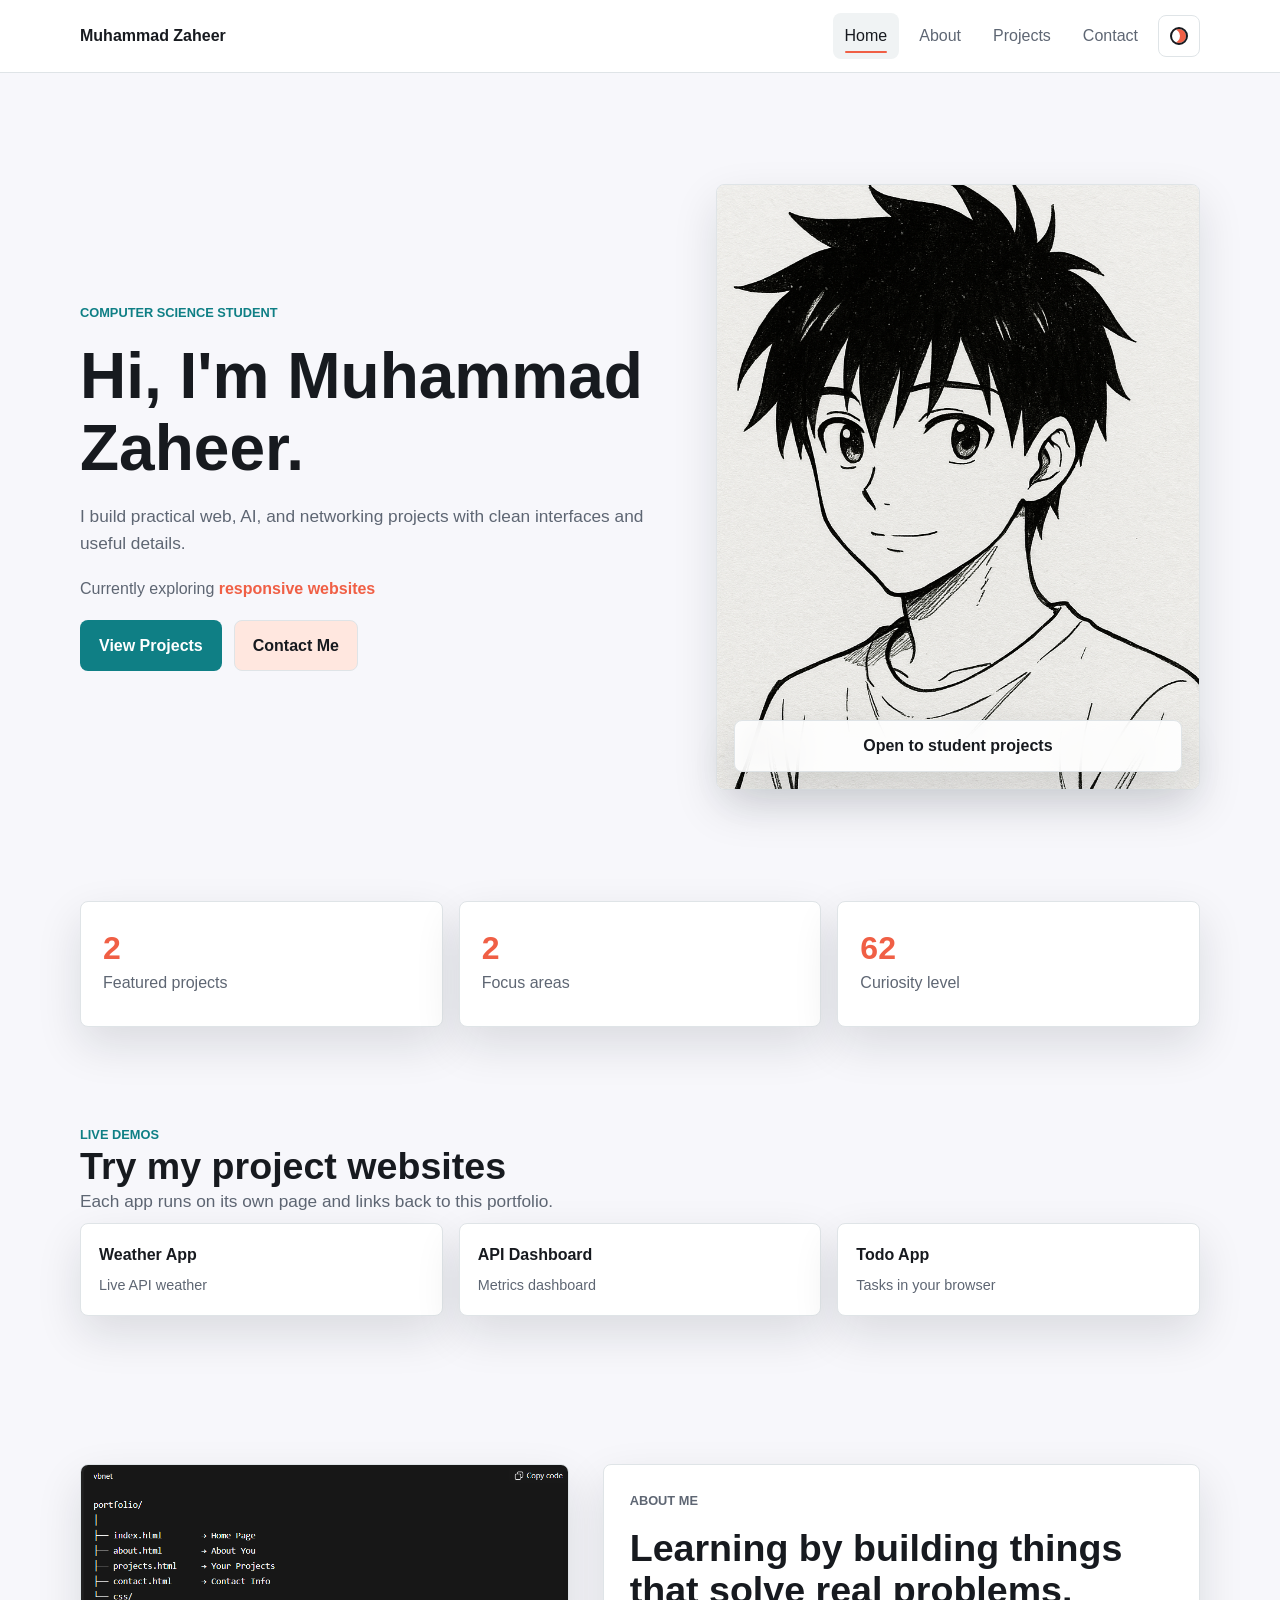
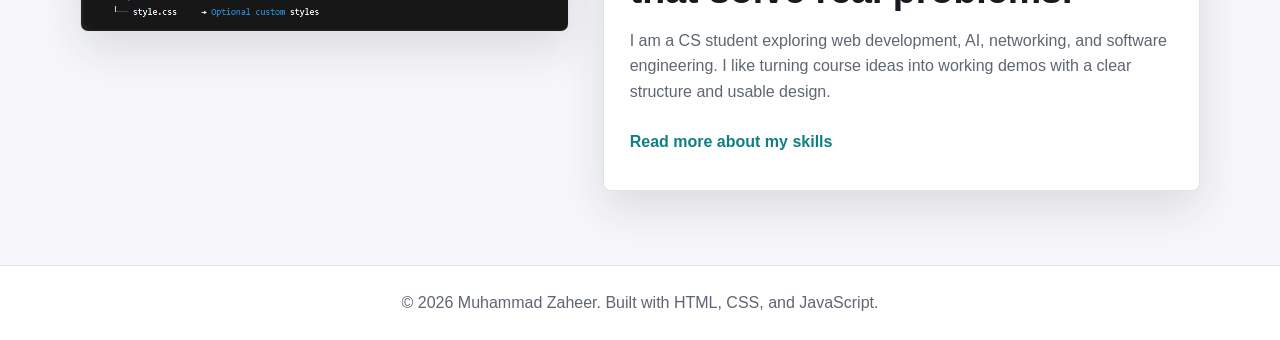
<file: index.html>
<!DOCTYPE html>
<html lang="en">
<head>
    <meta charset="UTF-8">
    <meta name="viewport" content="width=device-width, initial-scale=1.0">
    <meta name="description" content="Muhammad Zaheer portfolio featuring web, AI, and networking projects.">
    <title>Muhammad Zaheer | Portfolio</title>
    <link rel="stylesheet" href="css/style.css">
    <script src="js/script.js" defer></script>
</head>
<body data-page="home">
<a class="skip-link" href="#main">Skip to content</a>

<header class="site-header">
    <nav class="navbar" aria-label="Main navigation">
        <a class="brand" href="index.html">Muhammad Zaheer</a>

        <button class="nav-toggle" type="button" aria-label="Open navigation menu" aria-expanded="false" aria-controls="primary-navigation">
            <span></span>
            <span></span>
            <span></span>
        </button>

        <div class="nav-panel" id="primary-navigation">
            <a class="nav-link" href="index.html">Home</a>
            <a class="nav-link" href="about.html">About</a>
            <a class="nav-link" href="projects.html">Projects</a>
            <a class="nav-link" href="contact.html">Contact</a>
            <button class="theme-toggle" type="button" aria-label="Switch color theme" data-theme-toggle>
                <span class="theme-icon" aria-hidden="true"></span>
            </button>
        </div>
    </nav>
</header>

<main id="main">
    <section class="hero">
        <div class="hero-copy" data-reveal>
            <p class="eyebrow">Computer Science Student</p>
            <h1>Hi, I'm Muhammad Zaheer.</h1>
            <p class="hero-subtitle">I build practical web, AI, and networking projects with clean interfaces and useful details.</p>
            <p class="role-line">Currently exploring <span class="typed-role" data-roles="responsive websites|AI prototypes|network systems|polished user interfaces">responsive websites</span></p>
            <div class="hero-actions">
                <a class="btn primary" href="projects.html">View Projects</a>
                <a class="btn secondary" href="contact.html">Contact Me</a>
            </div>
        </div>

        <div class="hero-media" data-reveal>
            <img src="Images/Me.png" alt="Portrait of Muhammad Zaheer">
            <div class="status-chip">Open to student projects</div>
        </div>
    </section>

    <section class="stats-strip container" aria-label="Portfolio highlights">
        <article class="stat" data-reveal>
            <strong data-count-to="3">0</strong>
            <span>Featured projects</span>
        </article>
        <article class="stat" data-reveal>
            <strong data-count-to="4">0</strong>
            <span>Focus areas</span>
        </article>
        <article class="stat" data-reveal>
            <strong data-count-to="100">0</strong>
            <span>Curiosity level</span>
        </article>
    </section>

    <section class="section">
        <div class="container" data-reveal>
            <p class="eyebrow">Live demos</p>
            <h2>Try my project websites</h2>
            <p class="hero-subtitle">Each app runs on its own page and links back to this portfolio.</p>
            <div class="home-project-links">
                <a href="projects/weather-app/index.html">Weather App <span>Live API weather</span></a>
                <a href="projects/api-dashboard/index.html">API Dashboard <span>Metrics dashboard</span></a>
                <a href="projects/todo-app/index.html">Todo App <span>Tasks in your browser</span></a>
            </div>
        </div>
    </section>

    <section class="section">
        <div class="container feature-layout">
            <div class="feature-image" data-reveal>
                <img src="Images/Screenshot 2025-11-03 114019.png" alt="Portfolio project preview screenshot" loading="lazy">
            </div>
            <div class="feature-copy" data-reveal>
                <p class="eyebrow">About Me</p>
                <h2>Learning by building things that solve real problems.</h2>
                <p>I am a CS student exploring web development, AI, networking, and software engineering. I like turning course ideas into working demos with a clear structure and usable design.</p>
                <a class="text-link" href="about.html">Read more about my skills</a>
            </div>
        </div>
    </section>
</main>

<footer class="site-footer">
    <p>&copy; 2026 Muhammad Zaheer. Built with HTML, CSS, and JavaScript.</p>
</footer>
</body>
</html>
</file>
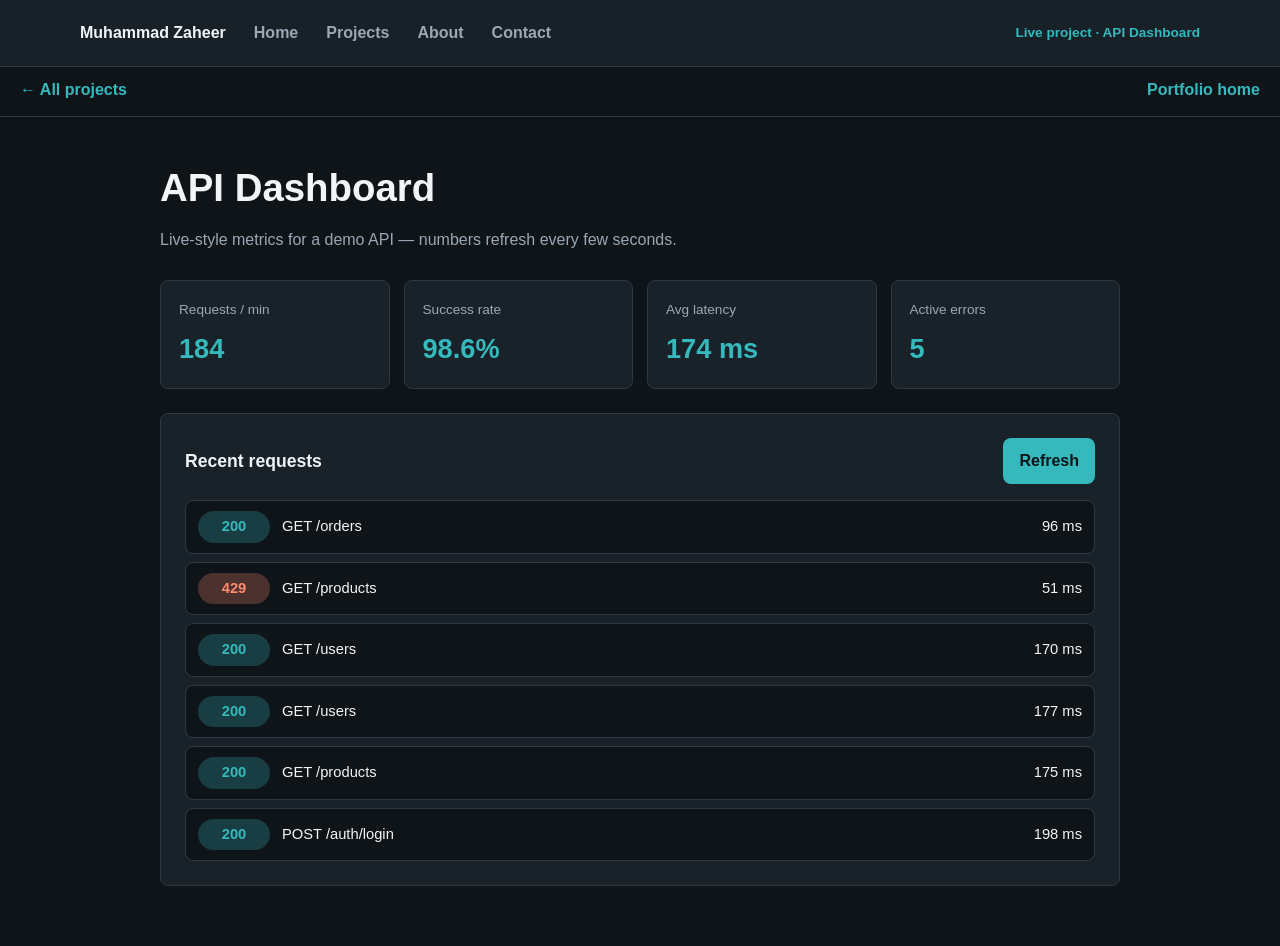
<file: projects/api-dashboard/index.html>
<!DOCTYPE html>
<html lang="en">
<head>
    <meta charset="UTF-8">
    <meta name="viewport" content="width=device-width, initial-scale=1.0">
    <title>API Dashboard | Muhammad Zaheer</title>
    <link rel="stylesheet" href="../shared/project-site.css">
    <link rel="stylesheet" href="css/style.css">
</head>
<body>
<header class="portfolio-bridge">
    <div class="portfolio-bridge-inner">
        <a class="bridge-brand" data-root-href="index.html">Muhammad Zaheer</a>
        <nav class="bridge-nav" aria-label="Portfolio navigation">
            <a data-root-href="index.html">Home</a>
            <a data-root-href="projects.html">Projects</a>
            <a data-root-href="about.html">About</a>
            <a data-root-href="contact.html">Contact</a>
        </nav>
        <p class="bridge-badge">Live project · API Dashboard</p>
    </div>
</header>

<header class="site-bar">
    <a class="back-link" data-root-href="projects.html">← All projects</a>
    <a class="back-link" data-root-href="index.html">Portfolio home</a>
</header>

<main class="app-wrap app-wrap--wide">
    <h1>API Dashboard</h1>
    <p>Live-style metrics for a demo API — numbers refresh every few seconds.</p>

    <section class="stats-grid" id="stats-grid" aria-live="polite"></section>

    <section class="card log-card">
        <div class="log-head">
            <h2>Recent requests</h2>
            <button type="button" id="refresh-log">Refresh</button>
        </div>
        <ul class="log-list" id="log-list"></ul>
    </section>
</main>

<script src="../../js/portfolio-links.js"></script>
<script src="js/app.js"></script>
</body>
</html>
</file>
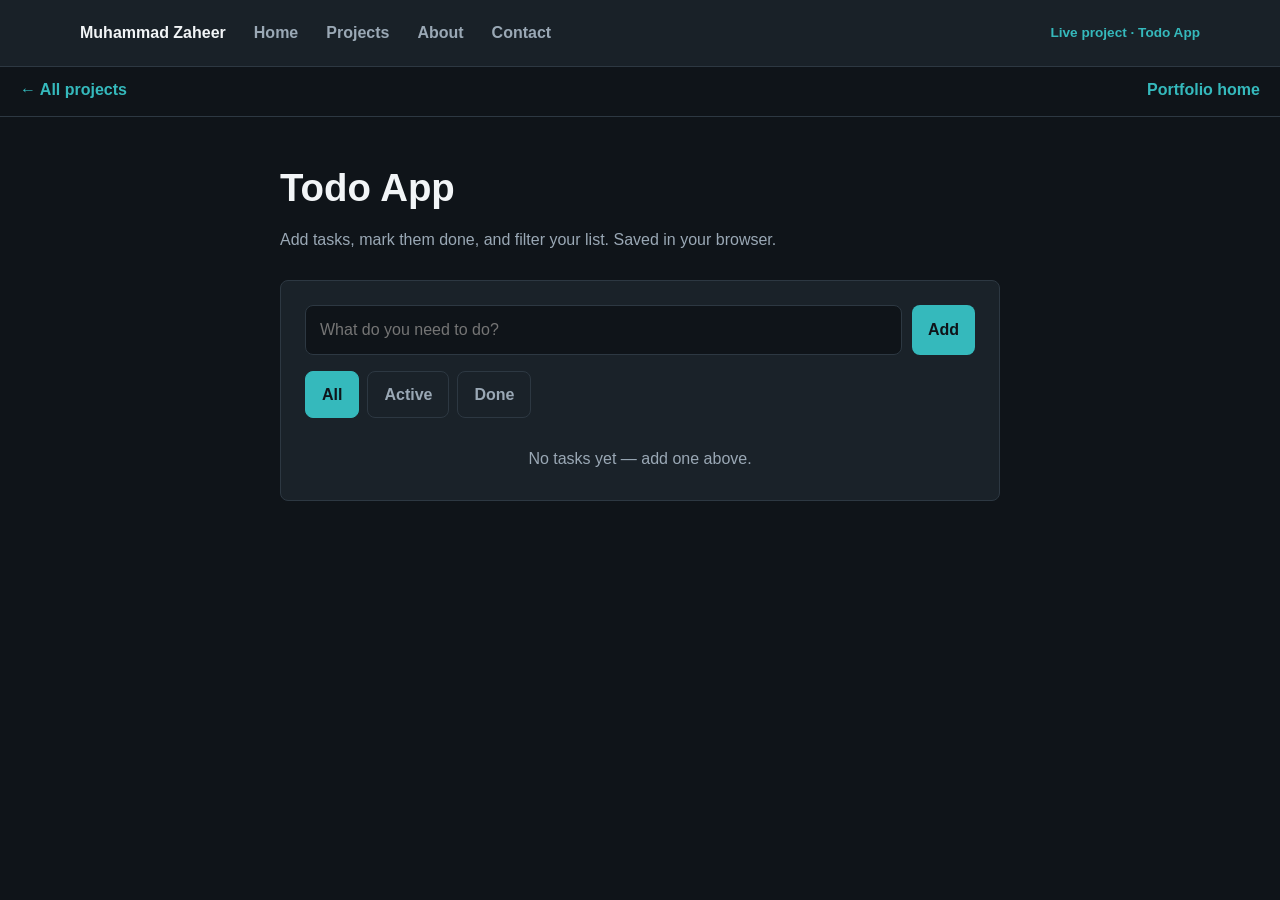
<file: projects/todo-app/index.html>
<!DOCTYPE html>
<html lang="en">
<head>
    <meta charset="UTF-8">
    <meta name="viewport" content="width=device-width, initial-scale=1.0">
    <title>Todo App | Muhammad Zaheer</title>
    <link rel="stylesheet" href="../shared/project-site.css">
    <link rel="stylesheet" href="css/style.css">
</head>
<body>
<header class="portfolio-bridge">
    <div class="portfolio-bridge-inner">
        <a class="bridge-brand" data-root-href="index.html">Muhammad Zaheer</a>
        <nav class="bridge-nav" aria-label="Portfolio navigation">
            <a data-root-href="index.html">Home</a>
            <a data-root-href="projects.html">Projects</a>
            <a data-root-href="about.html">About</a>
            <a data-root-href="contact.html">Contact</a>
        </nav>
        <p class="bridge-badge">Live project · Todo App</p>
    </div>
</header>

<header class="site-bar">
    <a class="back-link" data-root-href="projects.html">← All projects</a>
    <a class="back-link" data-root-href="index.html">Portfolio home</a>
</header>

<main class="app-wrap">
    <h1>Todo App</h1>
    <p>Add tasks, mark them done, and filter your list. Saved in your browser.</p>

    <section class="card todo-card">
        <form class="todo-form" id="todo-form">
            <label class="sr-only" for="todo-input">New task</label>
            <input id="todo-input" type="text" placeholder="What do you need to do?" maxlength="120" required>
            <button type="submit">Add</button>
        </form>

        <div class="filter-row" role="group" aria-label="Filter tasks">
            <button type="button" class="filter-btn is-active" data-filter="all">All</button>
            <button type="button" class="filter-btn" data-filter="active">Active</button>
            <button type="button" class="filter-btn" data-filter="done">Done</button>
        </div>

        <ul class="todo-list" id="todo-list"></ul>
        <p class="empty-msg" id="empty-msg" hidden>No tasks yet — add one above.</p>
    </section>
</main>

<script src="../../js/portfolio-links.js"></script>
<script src="js/app.js"></script>
</body>
</html>
</file>
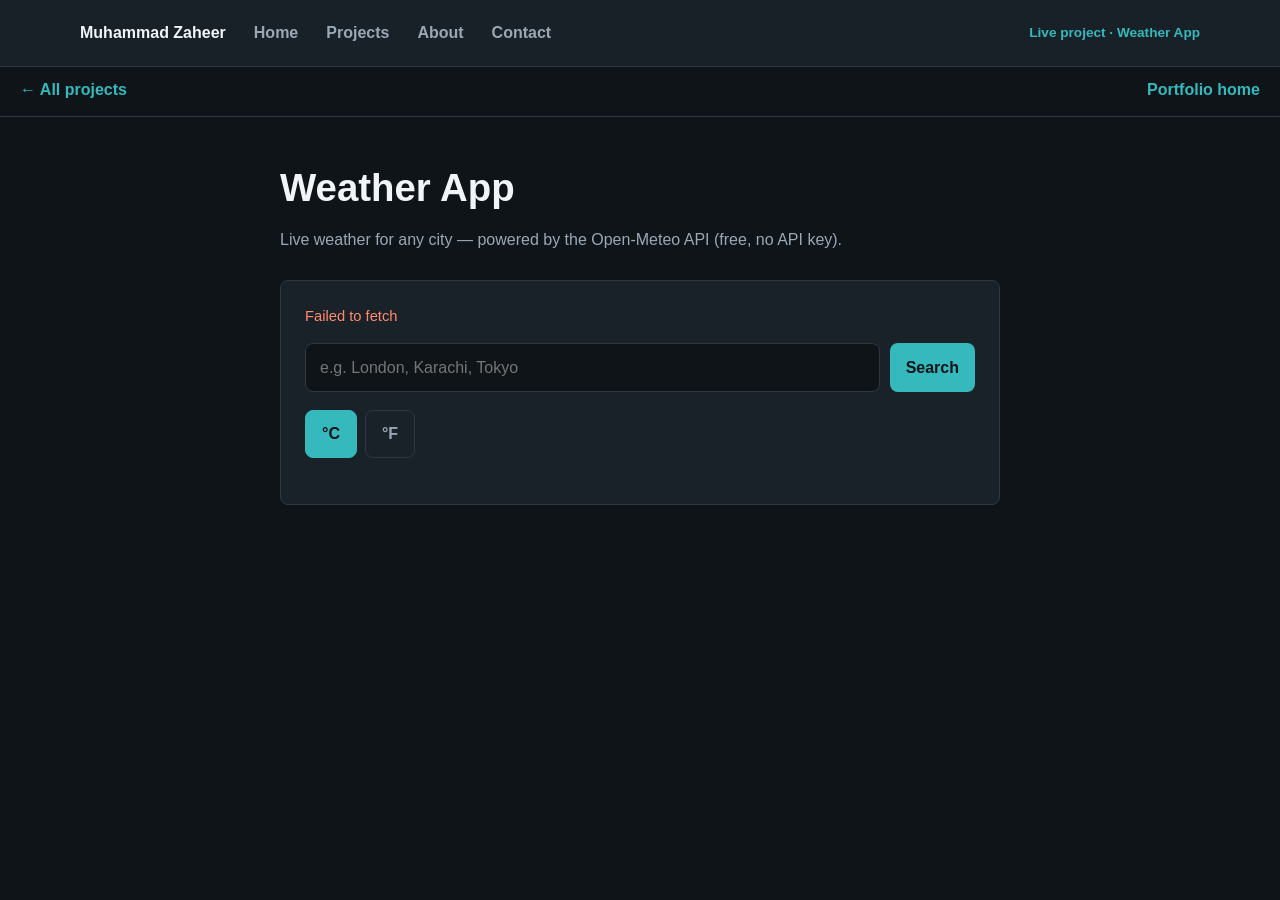
<file: projects/weather-app/index.html>
<!DOCTYPE html>
<html lang="en">
<head>
    <meta charset="UTF-8">
    <meta name="viewport" content="width=device-width, initial-scale=1.0">
    <title>Weather App | Muhammad Zaheer</title>
    <link rel="stylesheet" href="../shared/project-site.css">
    <link rel="stylesheet" href="css/style.css">
</head>
<body>
<header class="portfolio-bridge">
    <div class="portfolio-bridge-inner">
        <a class="bridge-brand" data-root-href="index.html">Muhammad Zaheer</a>
        <nav class="bridge-nav" aria-label="Portfolio navigation">
            <a data-root-href="index.html">Home</a>
            <a data-root-href="projects.html">Projects</a>
            <a data-root-href="about.html">About</a>
            <a data-root-href="contact.html">Contact</a>
        </nav>
        <p class="bridge-badge">Live project · Weather App</p>
    </div>
</header>

<header class="site-bar">
    <a class="back-link" data-root-href="projects.html">← All projects</a>
    <a class="back-link" data-root-href="index.html">Portfolio home</a>
</header>

<main class="app-wrap">
    <h1>Weather App</h1>
    <p>Live weather for any city — powered by the Open-Meteo API (free, no API key).</p>

    <section class="card weather-card">
        <p class="weather-status" id="weather-status" hidden></p>
        <form class="search-row" id="weather-form">
            <label class="sr-only" for="city-input">City name</label>
            <input id="city-input" type="text" placeholder="e.g. London, Karachi, Tokyo" required>
            <button type="submit">Search</button>
        </form>

        <div class="unit-toggle" role="group" aria-label="Temperature unit">
            <button type="button" class="unit-btn is-active" data-unit="c">°C</button>
            <button type="button" class="unit-btn" data-unit="f">°F</button>
        </div>

        <div class="weather-result" id="weather-result" hidden>
            <p class="city-name" id="city-name"></p>
            <p class="temp" id="temp"></p>
            <p class="condition" id="condition"></p>
            <ul class="meta">
                <li><span>Humidity</span> <strong id="humidity"></strong></li>
                <li><span>Wind</span> <strong id="wind"></strong></li>
            </ul>
        </div>
    </section>
</main>

<script src="../../js/portfolio-links.js"></script>
<script src="js/app.js"></script>
</body>
</html>
</file>
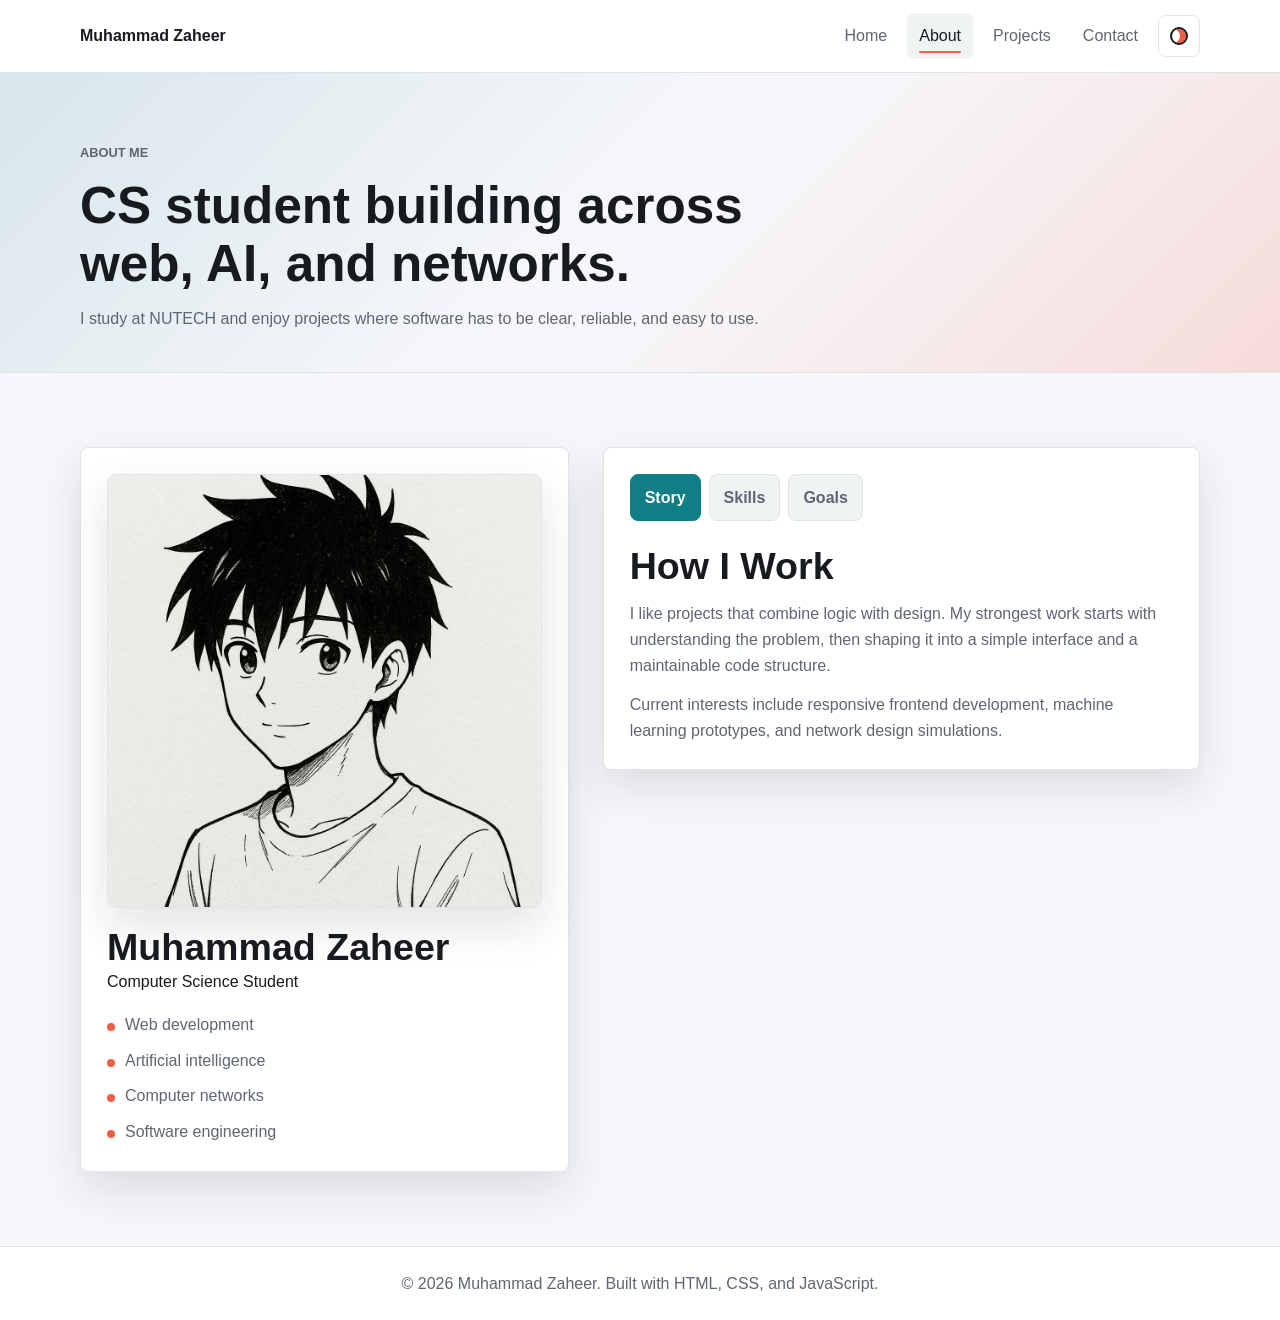
<file: about.html>
<!DOCTYPE html>
<html lang="en">
<head>
    <meta charset="UTF-8">
    <meta name="viewport" content="width=device-width, initial-scale=1.0">
    <meta name="description" content="About Muhammad Zaheer, a computer science student focused on web development, AI, and networking.">
    <title>About | Muhammad Zaheer</title>
    <link rel="stylesheet" href="css/style.css">
    <script src="js/script.js" defer></script>
</head>
<body data-page="about">
<a class="skip-link" href="#main">Skip to content</a>

<header class="site-header">
    <nav class="navbar" aria-label="Main navigation">
        <a class="brand" href="index.html">Muhammad Zaheer</a>

        <button class="nav-toggle" type="button" aria-label="Open navigation menu" aria-expanded="false" aria-controls="primary-navigation">
            <span></span>
            <span></span>
            <span></span>
        </button>

        <div class="nav-panel" id="primary-navigation">
            <a class="nav-link" href="index.html">Home</a>
            <a class="nav-link" href="about.html">About</a>
            <a class="nav-link" href="projects.html">Projects</a>
            <a class="nav-link" href="contact.html">Contact</a>
            <button class="theme-toggle" type="button" aria-label="Switch color theme" data-theme-toggle>
                <span class="theme-icon" aria-hidden="true"></span>
            </button>
        </div>
    </nav>
</header>

<main id="main">
    <section class="page-hero">
        <div class="container" data-reveal>
            <p class="eyebrow">About Me</p>
            <h1>CS student building across web, AI, and networks.</h1>
            <p>I study at NUTECH and enjoy projects where software has to be clear, reliable, and easy to use.</p>
        </div>
    </section>

    <section class="section">
        <div class="container about-layout">
            <aside class="profile-panel" data-reveal>
                <img src="Images/Me.png" alt="Portrait of Muhammad Zaheer" loading="lazy">
                <div>
                    <h2>Muhammad Zaheer</h2>
                    <p>Computer Science Student</p>
                </div>
                <ul class="quick-list" aria-label="Profile highlights">
                    <li>Web development</li>
                    <li>Artificial intelligence</li>
                    <li>Computer networks</li>
                    <li>Software engineering</li>
                </ul>
            </aside>

            <div class="detail-panel" data-reveal>
                <div class="tabs" role="tablist" aria-label="About details" data-tabs>
                    <button class="tab-button is-active" type="button" role="tab" aria-selected="true" aria-controls="story-panel" id="story-tab" data-tab="story-panel">Story</button>
                    <button class="tab-button" type="button" role="tab" aria-selected="false" aria-controls="skills-panel" id="skills-tab" data-tab="skills-panel">Skills</button>
                    <button class="tab-button" type="button" role="tab" aria-selected="false" aria-controls="goals-panel" id="goals-tab" data-tab="goals-panel">Goals</button>
                </div>

                <div class="tab-panel" id="story-panel" role="tabpanel" aria-labelledby="story-tab">
                    <h2>How I Work</h2>
                    <p>I like projects that combine logic with design. My strongest work starts with understanding the problem, then shaping it into a simple interface and a maintainable code structure.</p>
                    <p>Current interests include responsive frontend development, machine learning prototypes, and network design simulations.</p>
                </div>

                <div class="tab-panel" id="skills-panel" role="tabpanel" aria-labelledby="skills-tab" hidden>
                    <h2>Core Skills</h2>
                    <div class="skill-meter">
                        <span>HTML, CSS, JavaScript</span>
                        <div class="meter"><span style="--value: 88%"></span></div>
                    </div>
                    <div class="skill-meter">
                        <span>AI and ML Concepts</span>
                        <div class="meter"><span style="--value: 76%"></span></div>
                    </div>
                    <div class="skill-meter">
                        <span>Networking Fundamentals</span>
                        <div class="meter"><span style="--value: 80%"></span></div>
                    </div>
                    <div class="skill-meter">
                        <span>Software Engineering</span>
                        <div class="meter"><span style="--value: 74%"></span></div>
                    </div>
                </div>

                <div class="tab-panel" id="goals-panel" role="tabpanel" aria-labelledby="goals-tab" hidden>
                    <h2>What I Am Improving</h2>
                    <p>I am focusing on cleaner UI patterns, better JavaScript structure, practical AI systems, and projects that are easy to explain, test, and improve.</p>
                    <a class="btn primary" href="projects.html">See Project Work</a>
                </div>
            </div>
        </div>
    </section>
</main>

<footer class="site-footer">
    <p>&copy; 2026 Muhammad Zaheer. Built with HTML, CSS, and JavaScript.</p>
</footer>
</body>
</html>
</file>
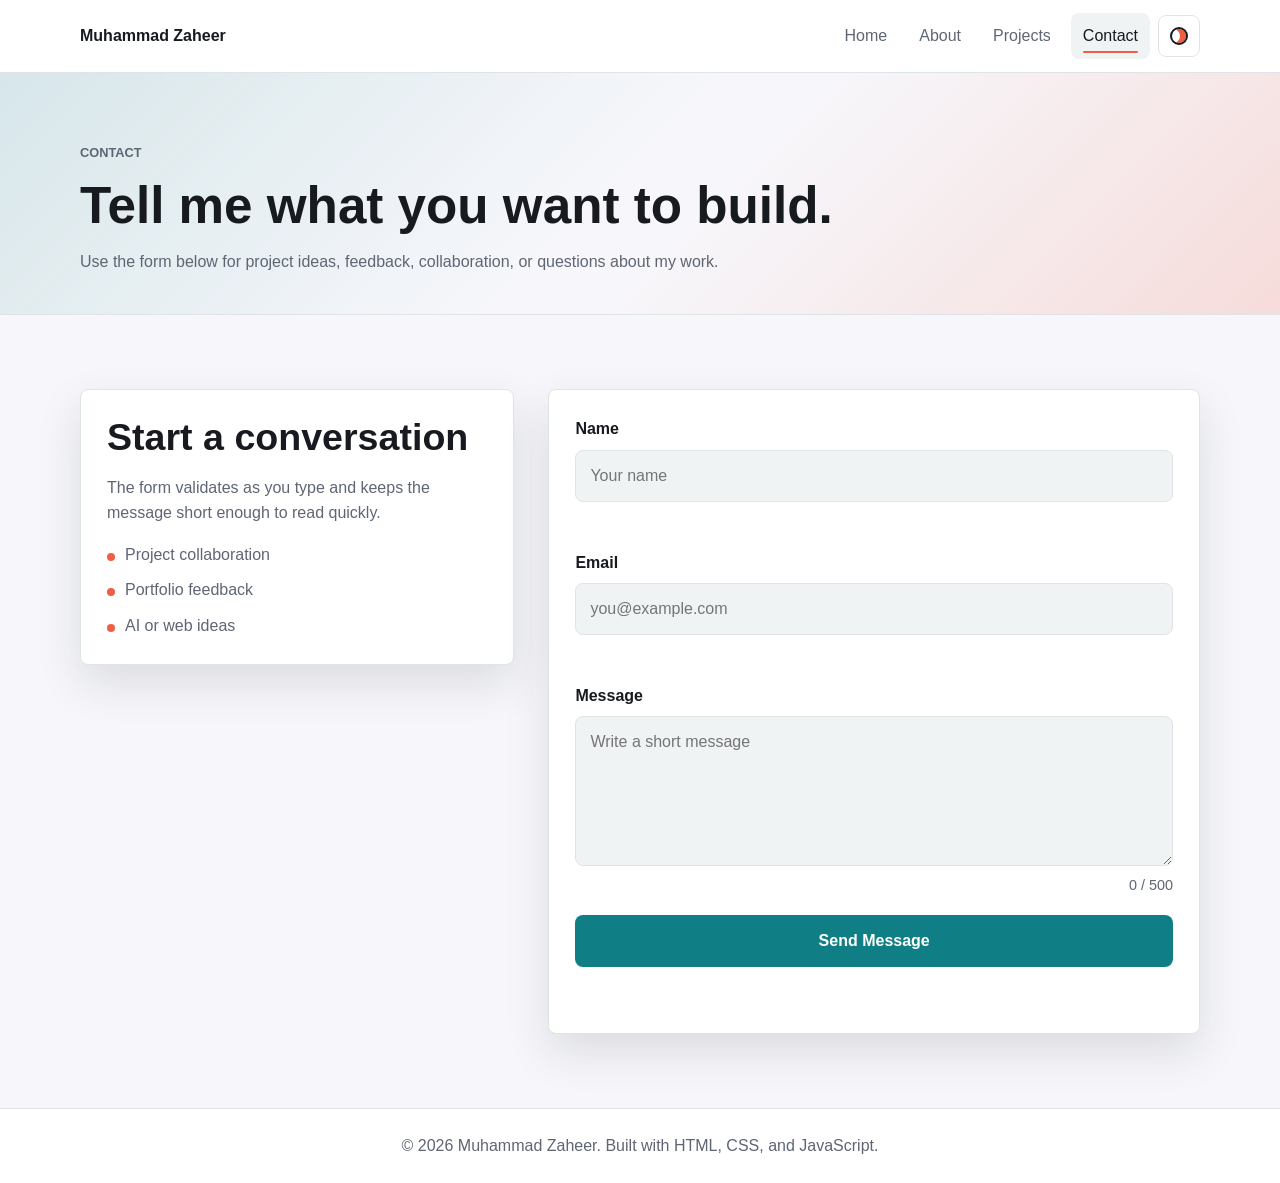
<file: contact.html>
<!DOCTYPE html>
<html lang="en">
<head>
    <meta charset="UTF-8">
    <meta name="viewport" content="width=device-width, initial-scale=1.0">
    <meta name="description" content="Contact Muhammad Zaheer about portfolio, web development, AI, networking, or student projects.">
    <title>Contact | Muhammad Zaheer</title>
    <link rel="stylesheet" href="css/style.css">
    <script src="js/script.js" defer></script>
</head>
<body data-page="contact">
<a class="skip-link" href="#main">Skip to content</a>

<header class="site-header">
    <nav class="navbar" aria-label="Main navigation">
        <a class="brand" href="index.html">Muhammad Zaheer</a>

        <button class="nav-toggle" type="button" aria-label="Open navigation menu" aria-expanded="false" aria-controls="primary-navigation">
            <span></span>
            <span></span>
            <span></span>
        </button>

        <div class="nav-panel" id="primary-navigation">
            <a class="nav-link" href="index.html">Home</a>
            <a class="nav-link" href="about.html">About</a>
            <a class="nav-link" href="projects.html">Projects</a>
            <a class="nav-link" href="contact.html">Contact</a>
            <button class="theme-toggle" type="button" aria-label="Switch color theme" data-theme-toggle>
                <span class="theme-icon" aria-hidden="true"></span>
            </button>
        </div>
    </nav>
</header>

<main id="main">
    <section class="page-hero">
        <div class="container" data-reveal>
            <p class="eyebrow">Contact</p>
            <h1>Tell me what you want to build.</h1>
            <p>Use the form below for project ideas, feedback, collaboration, or questions about my work.</p>
        </div>
    </section>

    <section class="section">
        <div class="container contact-layout">
            <div class="contact-intro" data-reveal>
                <h2>Start a conversation</h2>
                <p>The form validates as you type and keeps the message short enough to read quickly.</p>
                <ul class="quick-list">
                    <li>Project collaboration</li>
                    <li>Portfolio feedback</li>
                    <li>AI or web ideas</li>
                </ul>
            </div>

            <form class="contact-form" action="https://formspree.io/f/xjgladgk" method="POST" novalidate data-contact-form data-reveal>
                <div class="field">
                    <label for="name">Name</label>
                    <input id="name" type="text" name="name" placeholder="Your name" autocomplete="name" required>
                    <p class="field-error" data-error-for="name"></p>
                </div>

                <div class="field">
                    <label for="email">Email</label>
                    <input id="email" type="email" name="email" placeholder="you@example.com" autocomplete="email" required>
                    <p class="field-error" data-error-for="email"></p>
                </div>

                <div class="field">
                    <label for="message">Message</label>
                    <textarea id="message" name="message" placeholder="Write a short message" maxlength="500" required data-count-input></textarea>
                    <div class="form-meta">
                        <p class="field-error" data-error-for="message"></p>
                        <span class="char-count" data-char-count>0 / 500</span>
                    </div>
                </div>

                <button class="btn primary" type="submit">Send Message</button>
                <p class="form-status" role="status" aria-live="polite"></p>
            </form>
        </div>
    </section>
</main>

<footer class="site-footer">
    <p>&copy; 2026 Muhammad Zaheer. Built with HTML, CSS, and JavaScript.</p>
</footer>
</body>
</html>
</file>
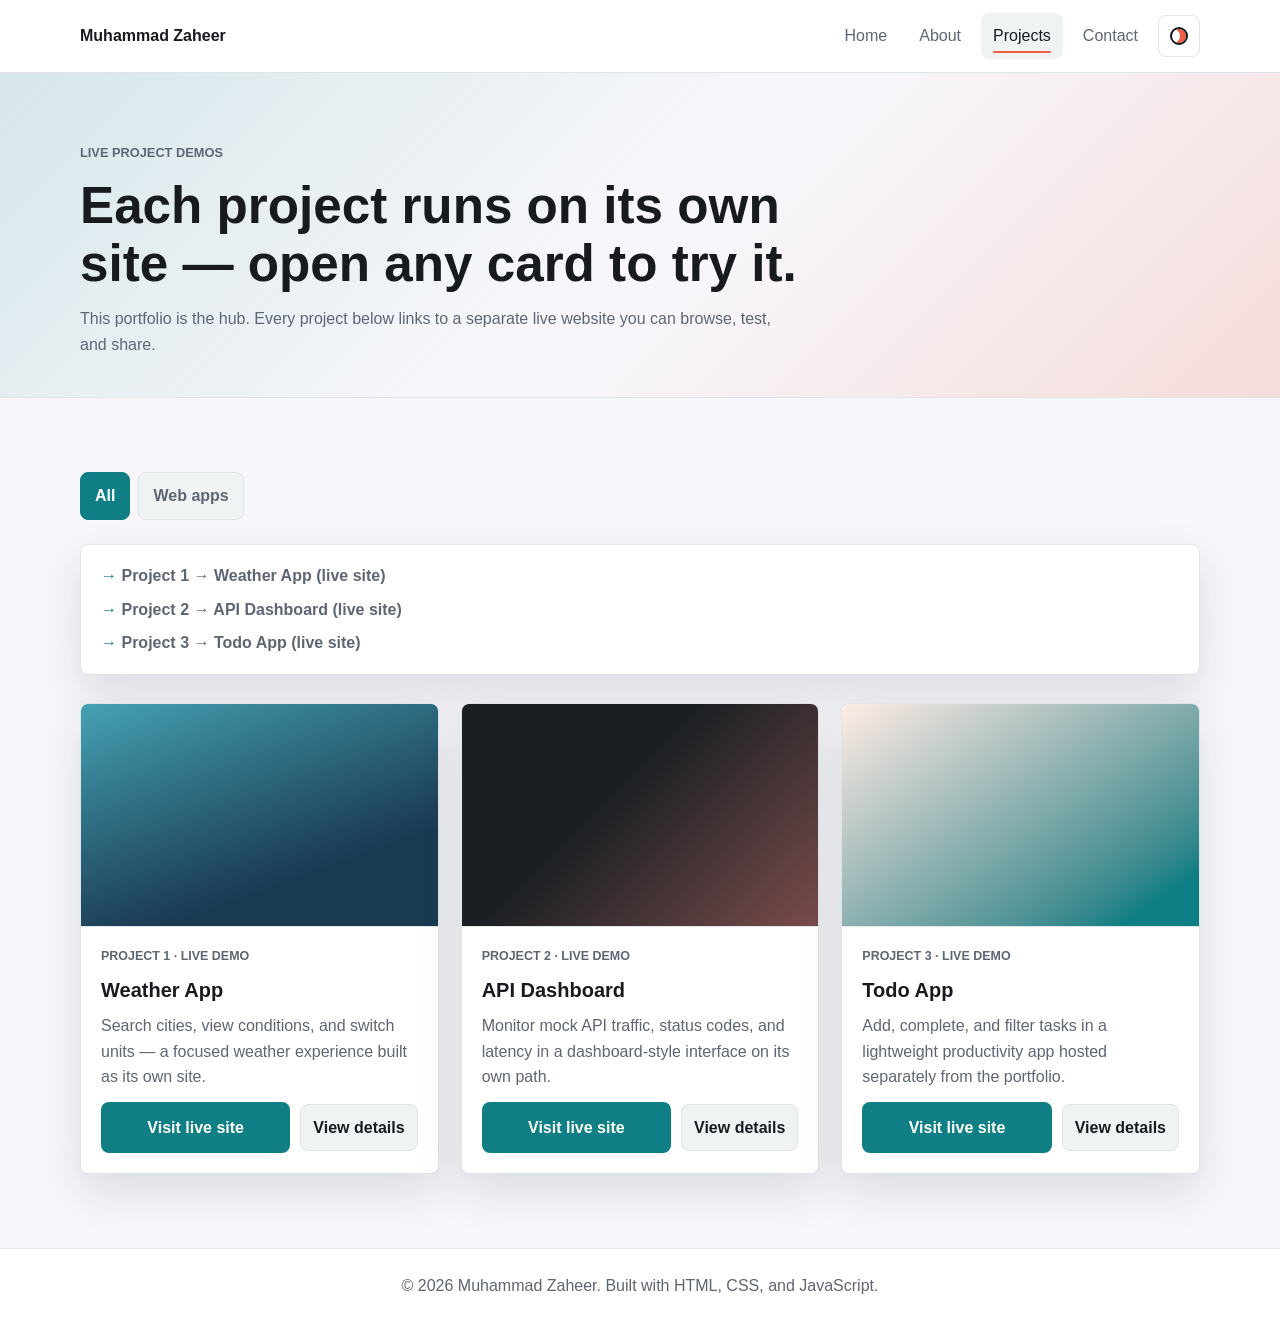
<file: projects.html>
<!DOCTYPE html>
<html lang="en">
<head>
    <meta charset="UTF-8">
    <meta name="viewport" content="width=device-width, initial-scale=1.0">
    <meta name="description" content="Live web projects by Muhammad Zaheer — Weather App, API Dashboard, and Todo App.">
    <title>Projects | Muhammad Zaheer</title>
    <link rel="stylesheet" href="css/style.css">
    <script src="js/script.js" defer></script>
</head>
<body data-page="projects">
<a class="skip-link" href="#main">Skip to content</a>

<header class="site-header">
    <nav class="navbar" aria-label="Main navigation">
        <a class="brand" href="index.html">Muhammad Zaheer</a>

        <button class="nav-toggle" type="button" aria-label="Open navigation menu" aria-expanded="false" aria-controls="primary-navigation">
            <span></span>
            <span></span>
            <span></span>
        </button>

        <div class="nav-panel" id="primary-navigation">
            <a class="nav-link" href="index.html">Home</a>
            <a class="nav-link" href="about.html">About</a>
            <a class="nav-link" href="projects.html">Projects</a>
            <a class="nav-link" href="contact.html">Contact</a>
            <button class="theme-toggle" type="button" aria-label="Switch color theme" data-theme-toggle>
                <span class="theme-icon" aria-hidden="true"></span>
            </button>
        </div>
    </nav>
</header>

<main id="main">
    <section class="page-hero">
        <div class="container" data-reveal>
            <p class="eyebrow">Live project demos</p>
            <h1>Each project runs on its own site — open any card to try it.</h1>
            <p>This portfolio is the hub. Every project below links to a separate live website you can browse, test, and share.</p>
        </div>
    </section>

    <section class="section">
        <div class="container">
            <div class="filter-bar" aria-label="Filter projects">
                <button class="filter-button is-active" type="button" data-filter="all" aria-pressed="true">All</button>
                <button class="filter-button" type="button" data-filter="web" aria-pressed="false">Web apps</button>
            </div>

            <ol class="project-directory" aria-label="Project list">
                <li><a href="projects/weather-app/index.html">Project 1 → Weather App (live site)</a></li>
                <li><a href="projects/api-dashboard/index.html">Project 2 → API Dashboard (live site)</a></li>
                <li><a href="projects/todo-app/index.html">Project 3 → Todo App (live site)</a></li>
            </ol>

            <div class="project-grid" data-project-grid>
                <article class="project-card project-card--live" data-category="web" data-reveal>
                    <div class="project-thumb project-thumb--weather" role="img" aria-label="Weather App preview"></div>
                    <div class="project-body">
                        <p class="project-tag">Project 1 · Live demo</p>
                        <h2>Weather App</h2>
                        <p>Search cities, view conditions, and switch units — a focused weather experience built as its own site.</p>
                        <div class="project-actions">
                            <a class="btn primary" href="projects/weather-app/index.html">Visit live site</a>
                            <button class="card-toggle" type="button" aria-expanded="false">View details</button>
                        </div>
                        <div class="card-details" hidden>
                            <p>Stack: HTML, CSS, JavaScript. Deployed as a standalone app; visitors return to this portfolio via the site header.</p>
                        </div>
                    </div>
                </article>

                <article class="project-card project-card--live" data-category="web" data-reveal>
                    <div class="project-thumb project-thumb--dashboard" role="img" aria-label="API Dashboard preview"></div>
                    <div class="project-body">
                        <p class="project-tag">Project 2 · Live demo</p>
                        <h2>API Dashboard</h2>
                        <p>Monitor mock API traffic, status codes, and latency in a dashboard-style interface on its own path.</p>
                        <div class="project-actions">
                            <a class="btn primary" href="projects/api-dashboard/index.html">Visit live site</a>
                            <button class="card-toggle" type="button" aria-expanded="false">View details</button>
                        </div>
                        <div class="card-details" hidden>
                            <p>Stack: HTML, CSS, JavaScript. Simulated metrics for demo purposes; each project links back to this portfolio.</p>
                        </div>
                    </div>
                </article>

                <article class="project-card project-card--live" data-category="web" data-reveal>
                    <div class="project-thumb project-thumb--todo" role="img" aria-label="Todo App preview"></div>
                    <div class="project-body">
                        <p class="project-tag">Project 3 · Live demo</p>
                        <h2>Todo App</h2>
                        <p>Add, complete, and filter tasks in a lightweight productivity app hosted separately from the portfolio.</p>
                        <div class="project-actions">
                            <a class="btn primary" href="projects/todo-app/index.html">Visit live site</a>
                            <button class="card-toggle" type="button" aria-expanded="false">View details</button>
                        </div>
                        <div class="card-details" hidden>
                            <p>Stack: HTML, CSS, JavaScript with local storage. Fully interactive todo list on its own site.</p>
                        </div>
                    </div>
                </article>
            </div>
        </div>
    </section>
</main>

<footer class="site-footer">
    <p>&copy; 2026 Muhammad Zaheer. Built with HTML, CSS, and JavaScript.</p>
</footer>
<script src="js/portfolio-links.js"></script>
</body>
</html>
</file>
<file: css/style.css>
:root {
    --bg: #f7f7fb;
    --surface: #ffffff;
    --surface-strong: #f0f3f4;
    --text: #171a1f;
    --muted: #5e6673;
    --primary: #0f7f85;
    --primary-strong: #095d63;
    --accent: #f05f45;
    --accent-soft: #ffe7df;
    --border: #dfe4e7;
    --shadow: 0 18px 45px rgba(16, 24, 32, 0.12);
    --radius: 8px;
}

:root[data-theme="dark"] {
    --bg: #111315;
    --surface: #1a1f23;
    --surface-strong: #232a2f;
    --text: #f2f5f7;
    --muted: #b5bec7;
    --primary: #35b9bc;
    --primary-strong: #7fd8d8;
    --accent: #ff8a6f;
    --accent-soft: #3a2725;
    --border: #303941;
    --shadow: 0 18px 45px rgba(0, 0, 0, 0.35);
}

* {
    box-sizing: border-box;
    margin: 0;
    padding: 0;
}

html {
    scroll-behavior: smooth;
}

body {
    min-height: 100vh;
    background: var(--bg);
    color: var(--text);
    font-family: Arial, Helvetica, sans-serif;
    line-height: 1.6;
}

body.nav-open {
    overflow: hidden;
}

img {
    display: block;
    max-width: 100%;
    width: 100%;
}

a {
    color: inherit;
}

button,
input,
textarea {
    font: inherit;
}

button {
    cursor: pointer;
}

[hidden] {
    display: none !important;
}

.skip-link {
    position: fixed;
    left: 16px;
    top: -60px;
    z-index: 100;
    background: var(--accent);
    color: #ffffff;
    padding: 10px 14px;
    border-radius: var(--radius);
    text-decoration: none;
    transition: top 0.2s ease;
}

.skip-link:focus {
    top: 16px;
}

.site-header {
    position: sticky;
    top: 0;
    z-index: 50;
    background: color-mix(in srgb, var(--surface) 92%, transparent);
    border-bottom: 1px solid var(--border);
    backdrop-filter: blur(16px);
}

.navbar {
    width: min(1120px, calc(100% - 32px));
    min-height: 72px;
    margin: 0 auto;
    display: flex;
    align-items: center;
    justify-content: space-between;
    gap: 18px;
}

.brand {
    color: var(--text);
    font-weight: 800;
    text-decoration: none;
}

.nav-panel {
    display: flex;
    align-items: center;
    gap: 8px;
}

.nav-link {
    position: relative;
    color: var(--muted);
    text-decoration: none;
    padding: 10px 12px;
    border-radius: var(--radius);
    transition: color 0.2s ease, background 0.2s ease;
}

.nav-link:hover,
.nav-link.is-active {
    color: var(--text);
    background: var(--surface-strong);
}

.nav-link.is-active::after {
    content: "";
    position: absolute;
    left: 12px;
    right: 12px;
    bottom: 6px;
    height: 2px;
    background: var(--accent);
    border-radius: 999px;
}

.nav-toggle,
.theme-toggle {
    display: grid;
    place-items: center;
    width: 42px;
    height: 42px;
    border: 1px solid var(--border);
    border-radius: var(--radius);
    background: var(--surface);
    color: var(--text);
}

.nav-toggle {
    display: none;
    gap: 4px;
}

.nav-toggle span {
    width: 18px;
    height: 2px;
    background: currentColor;
    border-radius: 999px;
    transition: transform 0.2s ease, opacity 0.2s ease;
}

.nav-toggle[aria-expanded="true"] span:nth-child(1) {
    transform: translateY(6px) rotate(45deg);
}

.nav-toggle[aria-expanded="true"] span:nth-child(2) {
    opacity: 0;
}

.nav-toggle[aria-expanded="true"] span:nth-child(3) {
    transform: translateY(-6px) rotate(-45deg);
}

.theme-icon {
    width: 18px;
    height: 18px;
    border: 2px solid currentColor;
    border-radius: 50%;
    box-shadow: inset -6px 0 0 var(--accent);
}

.container {
    width: min(1120px, calc(100% - 32px));
    margin: 0 auto;
}

.section {
    padding: 74px 0;
}

.hero {
    width: min(1120px, calc(100% - 32px));
    min-height: calc(100vh - 72px);
    margin: 0 auto;
    display: grid;
    grid-template-columns: minmax(0, 1.1fr) minmax(280px, 0.9fr);
    align-items: center;
    gap: 44px;
    padding: 44px 0;
}

.hero-copy {
    display: grid;
    gap: 18px;
}

.eyebrow {
    color: var(--primary);
    font-size: 0.8rem;
    font-weight: 800;
    letter-spacing: 0;
    text-transform: uppercase;
}

h1,
h2,
h3 {
    line-height: 1.12;
}

h1 {
    max-width: 760px;
    font-size: clamp(2.35rem, 5vw, 4.8rem);
}

h2 {
    font-size: clamp(1.55rem, 3vw, 2.35rem);
}

.hero-subtitle,
.page-hero p,
.feature-copy p,
.contact-intro p,
.tab-panel p,
.project-card p {
    color: var(--muted);
}

.hero-subtitle {
    max-width: 620px;
    font-size: 1.08rem;
}

.role-line {
    color: var(--muted);
}

.typed-role {
    color: var(--accent);
    font-weight: 800;
}

.hero-actions {
    display: flex;
    flex-wrap: wrap;
    gap: 12px;
}

.btn,
.text-link,
.card-toggle,
.filter-button {
    min-height: 44px;
    display: inline-flex;
    align-items: center;
    justify-content: center;
    border-radius: var(--radius);
    text-decoration: none;
    transition: transform 0.2s ease, background 0.2s ease, border-color 0.2s ease;
}

.btn {
    border: 1px solid transparent;
    padding: 12px 18px;
    font-weight: 800;
}

.btn:hover,
.card-toggle:hover,
.filter-button:hover {
    transform: translateY(-2px);
}

.btn.primary {
    background: var(--primary);
    color: #ffffff;
}

.btn.primary:hover {
    background: var(--primary-strong);
}

.btn.secondary {
    background: var(--accent-soft);
    color: var(--text);
    border-color: var(--border);
}

.text-link {
    width: fit-content;
    color: var(--primary);
    font-weight: 800;
}

.hero-media {
    position: relative;
}

.hero-media img,
.feature-image img,
.profile-panel img,
.project-card img {
    border-radius: var(--radius);
    border: 1px solid var(--border);
    box-shadow: var(--shadow);
}

.hero-media img {
    aspect-ratio: 4 / 5;
    object-fit: cover;
}

.status-chip {
    position: absolute;
    left: 18px;
    right: 18px;
    bottom: 18px;
    background: color-mix(in srgb, var(--surface) 90%, transparent);
    border: 1px solid var(--border);
    border-radius: var(--radius);
    box-shadow: var(--shadow);
    padding: 12px 14px;
    color: var(--text);
    font-weight: 800;
    text-align: center;
    backdrop-filter: blur(12px);
}

.stats-strip {
    display: grid;
    grid-template-columns: repeat(3, minmax(0, 1fr));
    gap: 16px;
    padding-bottom: 24px;
}

.stat {
    min-height: 126px;
    display: grid;
    align-content: center;
    gap: 6px;
    background: var(--surface);
    border: 1px solid var(--border);
    border-radius: var(--radius);
    padding: 22px;
    box-shadow: var(--shadow);
}

.stat strong {
    color: var(--accent);
    font-size: 2rem;
    line-height: 1;
}

.stat span {
    color: var(--muted);
}

.feature-layout,
.about-layout,
.contact-layout {
    display: grid;
    grid-template-columns: minmax(0, 0.9fr) minmax(0, 1.1fr);
    gap: 34px;
    align-items: start;
}

.feature-copy,
.detail-panel,
.contact-intro,
.contact-form,
.profile-panel {
    background: var(--surface);
    border: 1px solid var(--border);
    border-radius: var(--radius);
    box-shadow: var(--shadow);
    padding: 26px;
}

.feature-copy {
    display: grid;
    gap: 16px;
}

.page-hero {
    padding: 70px 0 40px;
    background:
        linear-gradient(135deg, color-mix(in srgb, var(--primary) 14%, transparent), transparent 48%),
        linear-gradient(315deg, color-mix(in srgb, var(--accent) 18%, transparent), transparent 46%);
    border-bottom: 1px solid var(--border);
}

.page-hero .container {
    display: grid;
    gap: 14px;
}

.page-hero h1 {
    font-size: clamp(2rem, 4vw, 3.6rem);
}

.page-hero p {
    max-width: 720px;
}

.profile-panel {
    display: grid;
    gap: 18px;
}

.profile-panel img {
    aspect-ratio: 1 / 1;
    object-fit: cover;
}

.quick-list {
    display: grid;
    gap: 10px;
    list-style: none;
}

.quick-list li {
    position: relative;
    padding-left: 18px;
    color: var(--muted);
}

.quick-list li::before {
    content: "";
    position: absolute;
    left: 0;
    top: 0.68em;
    width: 8px;
    height: 8px;
    background: var(--accent);
    border-radius: 50%;
}

.detail-panel {
    display: grid;
    gap: 24px;
}

.tabs,
.filter-bar {
    display: flex;
    flex-wrap: wrap;
    gap: 8px;
}

.tab-button,
.filter-button {
    border: 1px solid var(--border);
    background: var(--surface-strong);
    color: var(--muted);
    padding: 10px 14px;
    border-radius: var(--radius);
    font-weight: 800;
}

.tab-button.is-active,
.filter-button.is-active {
    background: var(--primary);
    border-color: var(--primary);
    color: #ffffff;
}

.tab-panel {
    display: grid;
    gap: 14px;
}

.skill-meter {
    display: grid;
    gap: 8px;
}

.skill-meter span:first-child {
    font-weight: 800;
}

.meter {
    height: 10px;
    overflow: hidden;
    background: var(--surface-strong);
    border-radius: 999px;
}

.meter span {
    display: block;
    width: var(--value);
    height: 100%;
    background: linear-gradient(90deg, var(--primary), var(--accent));
    border-radius: inherit;
}

.filter-bar {
    margin-bottom: 24px;
}

.project-grid {
    display: grid;
    grid-template-columns: repeat(3, minmax(0, 1fr));
    gap: 22px;
}

.project-card {
    overflow: hidden;
    background: var(--surface);
    border: 1px solid var(--border);
    border-radius: var(--radius);
    box-shadow: var(--shadow);
}

.project-card[hidden] {
    display: none;
}

.project-card img {
    aspect-ratio: 16 / 10;
    object-fit: cover;
    border: 0;
    border-bottom: 1px solid var(--border);
    border-radius: 0;
    box-shadow: none;
}

.project-body {
    display: grid;
    gap: 12px;
    padding: 20px;
}

.project-body h2 {
    font-size: 1.25rem;
}

.project-tag {
    color: var(--accent);
    font-size: 0.78rem;
    font-weight: 800;
    text-transform: uppercase;
}

.card-toggle {
    width: fit-content;
    border: 1px solid var(--border);
    background: var(--surface-strong);
    color: var(--text);
    padding: 10px 12px;
    font-weight: 800;
}

.card-details {
    border-top: 1px solid var(--border);
    padding-top: 12px;
}

.project-directory {
    display: grid;
    gap: 8px;
    margin-bottom: 28px;
    padding: 18px 20px;
    list-style: none;
    background: var(--surface);
    border: 1px solid var(--border);
    border-radius: var(--radius);
    box-shadow: var(--shadow);
    color: var(--muted);
    font-weight: 800;
}

.project-directory li::before {
    content: "→ ";
    color: var(--primary);
}

.project-directory a {
    color: inherit;
    text-decoration: none;
}

.project-directory a:hover {
    color: var(--primary);
}

.home-project-links {
    display: grid;
    grid-template-columns: repeat(3, minmax(0, 1fr));
    gap: 16px;
    margin-top: 8px;
}

.home-project-links a {
    display: grid;
    gap: 6px;
    padding: 18px;
    background: var(--surface);
    border: 1px solid var(--border);
    border-radius: var(--radius);
    box-shadow: var(--shadow);
    text-decoration: none;
    font-weight: 800;
    transition: transform 0.2s ease, border-color 0.2s ease;
}

.home-project-links a:hover {
    transform: translateY(-2px);
    border-color: var(--primary);
}

.home-project-links span {
    color: var(--muted);
    font-size: 0.9rem;
    font-weight: 400;
}

@media (max-width: 860px) {
    .home-project-links {
        grid-template-columns: 1fr;
    }
}

.project-thumb {
    aspect-ratio: 16 / 10;
    border-bottom: 1px solid var(--border);
}

.project-thumb--weather {
    background:
        linear-gradient(160deg, color-mix(in srgb, var(--primary) 55%, #87ceeb), #1a3a52 72%),
        radial-gradient(circle at 78% 22%, #ffe9a8 0 18%, transparent 19%);
}

.project-thumb--dashboard {
    background:
        linear-gradient(135deg, #1a1f23 0 40%, color-mix(in srgb, var(--accent) 40%, #2d3e50) 100%),
        repeating-linear-gradient(90deg, color-mix(in srgb, var(--primary) 35%, transparent) 0 2px, transparent 2px 24px);
}

.project-thumb--todo {
    background:
        linear-gradient(145deg, color-mix(in srgb, var(--accent-soft) 80%, var(--surface)), var(--primary) 88%),
        linear-gradient(0deg, transparent 62%, color-mix(in srgb, var(--surface) 70%, transparent) 62% 100%);
}

.project-actions {
    display: flex;
    flex-wrap: wrap;
    gap: 10px;
    align-items: center;
}

.project-actions .btn.primary {
    flex: 1 1 160px;
}

.project-card--live .card-toggle {
    flex: 0 1 auto;
}

.contact-layout {
    grid-template-columns: minmax(260px, 0.8fr) minmax(0, 1.2fr);
}

.contact-intro {
    display: grid;
    gap: 16px;
}

.contact-form {
    display: grid;
    gap: 18px;
}

.field {
    display: grid;
    gap: 8px;
}

label {
    font-weight: 800;
}

input,
textarea {
    width: 100%;
    border: 1px solid var(--border);
    border-radius: var(--radius);
    background: var(--surface-strong);
    color: var(--text);
    padding: 12px 14px;
    outline: none;
    transition: border-color 0.2s ease, box-shadow 0.2s ease;
}

textarea {
    min-height: 150px;
    resize: vertical;
}

input:focus,
textarea:focus {
    border-color: var(--primary);
    box-shadow: 0 0 0 4px color-mix(in srgb, var(--primary) 16%, transparent);
}

input.is-invalid,
textarea.is-invalid {
    border-color: var(--accent);
}

.form-meta {
    display: flex;
    align-items: start;
    justify-content: space-between;
    gap: 12px;
}

.field-error,
.form-status,
.char-count {
    min-height: 22px;
    color: var(--muted);
    font-size: 0.9rem;
}

.field-error {
    color: var(--accent);
}

.site-footer {
    border-top: 1px solid var(--border);
    background: var(--surface);
    color: var(--muted);
    padding: 24px 16px;
    text-align: center;
}

.reveal-ready [data-reveal] {
    opacity: 0;
    transform: translateY(18px);
    transition: opacity 0.6s ease, transform 0.6s ease;
}

.reveal-ready [data-reveal].is-visible {
    opacity: 1;
    transform: none;
}

@media (max-width: 860px) {
    .nav-toggle {
        display: grid;
    }

    .nav-panel {
        position: fixed;
        inset: 72px 16px auto 16px;
        display: none;
        flex-direction: column;
        align-items: stretch;
        background: var(--surface);
        border: 1px solid var(--border);
        border-radius: var(--radius);
        box-shadow: var(--shadow);
        padding: 12px;
    }

    .nav-panel.is-open {
        display: flex;
    }

    .nav-link,
    .theme-toggle {
        width: 100%;
    }

    .hero,
    .feature-layout,
    .about-layout,
    .contact-layout {
        grid-template-columns: 1fr;
    }

    .hero {
        min-height: auto;
        padding: 48px 0;
    }

    .stats-strip,
    .project-grid {
        grid-template-columns: 1fr;
    }
}

@media (max-width: 520px) {
    .navbar,
    .container,
    .hero {
        width: min(100% - 24px, 1120px);
    }

    .section {
        padding: 54px 0;
    }

    .hero-actions,
    .form-meta {
        flex-direction: column;
        align-items: stretch;
    }

    .btn,
    .text-link,
    .card-toggle {
        width: 100%;
    }

    .project-actions {
        flex-direction: column;
        align-items: stretch;
    }

    .project-actions .btn.primary,
    .project-actions .card-toggle {
        width: 100%;
    }

    .feature-copy,
    .detail-panel,
    .contact-intro,
    .contact-form,
    .profile-panel {
        padding: 20px;
    }
}

@media (prefers-reduced-motion: reduce) {
    html {
        scroll-behavior: auto;
    }

    *,
    *::before,
    *::after {
        transition-duration: 0.001ms !important;
        animation-duration: 0.001ms !important;
        animation-iteration-count: 1 !important;
    }
}
</file>
<file: projects/shared/project-site.css>
:root {
    --bg: #0f1419;
    --surface: #1a2229;
    --text: #f2f5f7;
    --muted: #9aa8b5;
    --primary: #35b9bc;
    --accent: #ff8a6f;
    --border: #2d3842;
    --radius: 8px;
}

* {
    box-sizing: border-box;
    margin: 0;
    padding: 0;
}

body {
    min-height: 100vh;
    background: var(--bg);
    color: var(--text);
    font-family: Arial, Helvetica, sans-serif;
    line-height: 1.6;
}

a {
    color: inherit;
}

.portfolio-bridge {
    border-bottom: 1px solid var(--border);
    background: color-mix(in srgb, var(--surface) 96%, transparent);
}

.portfolio-bridge-inner {
    width: min(1120px, calc(100% - 32px));
    margin: 0 auto;
    padding: 12px 0;
    display: flex;
    flex-wrap: wrap;
    align-items: center;
    gap: 12px 18px;
}

.bridge-brand {
    text-decoration: none;
    font-weight: 800;
    color: var(--text);
}

.bridge-nav {
    display: flex;
    flex-wrap: wrap;
    gap: 8px;
}

.bridge-nav a {
    text-decoration: none;
    color: var(--muted);
    font-weight: 800;
    padding: 8px 10px;
    border-radius: var(--radius);
}

.bridge-nav a:hover {
    color: var(--text);
    background: var(--bg);
}

.bridge-badge {
    margin-left: auto;
    color: var(--primary);
    font-size: 0.85rem;
    font-weight: 800;
}

.site-bar {
    display: flex;
    align-items: center;
    justify-content: space-between;
    gap: 16px;
    padding: 10px 20px 14px;
    border-bottom: 1px solid var(--border);
}

.site-bar a {
    text-decoration: none;
    font-weight: 800;
}

.back-link {
    color: var(--primary);
}

.back-link:hover {
    color: var(--accent);
}

@media (max-width: 640px) {
    .bridge-badge {
        margin-left: 0;
        width: 100%;
    }
}

.app-wrap {
    width: min(720px, calc(100% - 32px));
    margin: 0 auto;
    padding: 40px 0 60px;
}

.app-wrap h1 {
    font-size: clamp(1.8rem, 4vw, 2.4rem);
    margin-bottom: 8px;
}

.app-wrap > p {
    color: var(--muted);
    margin-bottom: 28px;
}

.card {
    background: var(--surface);
    border: 1px solid var(--border);
    border-radius: var(--radius);
    padding: 24px;
}

button,
input,
select {
    font: inherit;
    color: inherit;
}

button {
    cursor: pointer;
    border: 0;
    border-radius: var(--radius);
    background: var(--primary);
    color: #0f1419;
    font-weight: 800;
    padding: 10px 16px;
}

button:hover {
    filter: brightness(1.08);
}

input,
select {
    width: 100%;
    border: 1px solid var(--border);
    border-radius: var(--radius);
    background: var(--bg);
    padding: 11px 14px;
    outline: none;
}

input:focus,
select:focus {
    border-color: var(--primary);
}
</file>
<file: projects/api-dashboard/css/style.css>
.app-wrap--wide {
    width: min(960px, calc(100% - 32px));
}

.stats-grid {
    display: grid;
    grid-template-columns: repeat(4, minmax(0, 1fr));
    gap: 14px;
    margin-bottom: 24px;
}

.stat-box {
    background: var(--surface);
    border: 1px solid var(--border);
    border-radius: var(--radius);
    padding: 18px;
}

.stat-box span {
    display: block;
    color: var(--muted);
    font-size: 0.85rem;
    margin-bottom: 6px;
}

.stat-box strong {
    font-size: 1.7rem;
    color: var(--primary);
}

.log-head {
    display: flex;
    align-items: center;
    justify-content: space-between;
    gap: 12px;
    margin-bottom: 16px;
}

.log-head h2 {
    font-size: 1.1rem;
}

.log-list {
    list-style: none;
    display: grid;
    gap: 8px;
}

.log-list li {
    display: grid;
    grid-template-columns: 72px 1fr auto;
    gap: 12px;
    align-items: center;
    padding: 10px 12px;
    background: var(--bg);
    border: 1px solid var(--border);
    border-radius: var(--radius);
    font-size: 0.92rem;
}

.status {
    font-weight: 800;
    text-align: center;
    border-radius: 999px;
    padding: 4px 8px;
}

.status.ok {
    background: color-mix(in srgb, var(--primary) 25%, transparent);
    color: var(--primary);
}

.status.warn {
    background: color-mix(in srgb, var(--accent) 25%, transparent);
    color: var(--accent);
}

@media (max-width: 720px) {
    .stats-grid {
        grid-template-columns: repeat(2, minmax(0, 1fr));
    }

    .log-list li {
        grid-template-columns: 1fr;
    }
}
</file>
<file: projects/todo-app/css/style.css>
.sr-only {
    position: absolute;
    width: 1px;
    height: 1px;
    padding: 0;
    margin: -1px;
    overflow: hidden;
    clip: rect(0, 0, 0, 0);
    border: 0;
}

.todo-form {
    display: grid;
    grid-template-columns: 1fr auto;
    gap: 10px;
    margin-bottom: 16px;
}

.filter-row {
    display: flex;
    flex-wrap: wrap;
    gap: 8px;
    margin-bottom: 16px;
}

.filter-btn {
    background: transparent;
    border: 1px solid var(--border);
    color: var(--muted);
}

.filter-btn.is-active {
    background: var(--primary);
    border-color: var(--primary);
    color: #0f1419;
}

.todo-list {
    list-style: none;
    display: grid;
    gap: 8px;
}

.todo-list li {
    display: flex;
    align-items: center;
    gap: 12px;
    padding: 12px 14px;
    background: var(--bg);
    border: 1px solid var(--border);
    border-radius: var(--radius);
}

.todo-list li.is-done span {
    text-decoration: line-through;
    color: var(--muted);
}

.todo-list input[type="checkbox"] {
    width: 18px;
    height: 18px;
    accent-color: var(--primary);
}

.todo-list span {
    flex: 1;
}

.delete-btn {
    background: transparent;
    border: 1px solid var(--border);
    color: var(--accent);
    padding: 6px 10px;
    font-size: 0.85rem;
}

.empty-msg {
    color: var(--muted);
    text-align: center;
    padding: 12px 0 4px;
}
</file>
<file: projects/weather-app/css/style.css>
.sr-only {
    position: absolute;
    width: 1px;
    height: 1px;
    padding: 0;
    margin: -1px;
    overflow: hidden;
    clip: rect(0, 0, 0, 0);
    border: 0;
}

.weather-status {
    margin-bottom: 14px;
    font-size: 0.92rem;
    color: var(--muted);
}

.weather-status[data-type="error"] {
    color: var(--accent);
}

.weather-status[data-type="success"] {
    color: var(--primary);
}

.search-row {
    display: grid;
    grid-template-columns: 1fr auto;
    gap: 10px;
    margin-bottom: 18px;
}

.unit-toggle {
    display: flex;
    gap: 8px;
    margin-bottom: 22px;
}

.unit-btn {
    background: transparent;
    border: 1px solid var(--border);
    color: var(--muted);
}

.unit-btn.is-active {
    background: var(--primary);
    border-color: var(--primary);
    color: #0f1419;
}

.weather-result {
    text-align: center;
    padding-top: 8px;
}

.city-name {
    font-size: 1.1rem;
    color: var(--muted);
    margin-bottom: 6px;
}

.temp {
    font-size: 3.2rem;
    font-weight: 800;
    line-height: 1;
    color: var(--primary);
}

.condition {
    font-size: 1.15rem;
    margin: 10px 0 20px;
}

.meta {
    list-style: none;
    display: grid;
    grid-template-columns: 1fr 1fr;
    gap: 12px;
    text-align: left;
}

.meta li {
    background: var(--bg);
    border: 1px solid var(--border);
    border-radius: var(--radius);
    padding: 12px 14px;
}

.meta span {
    display: block;
    color: var(--muted);
    font-size: 0.85rem;
}
</file>
